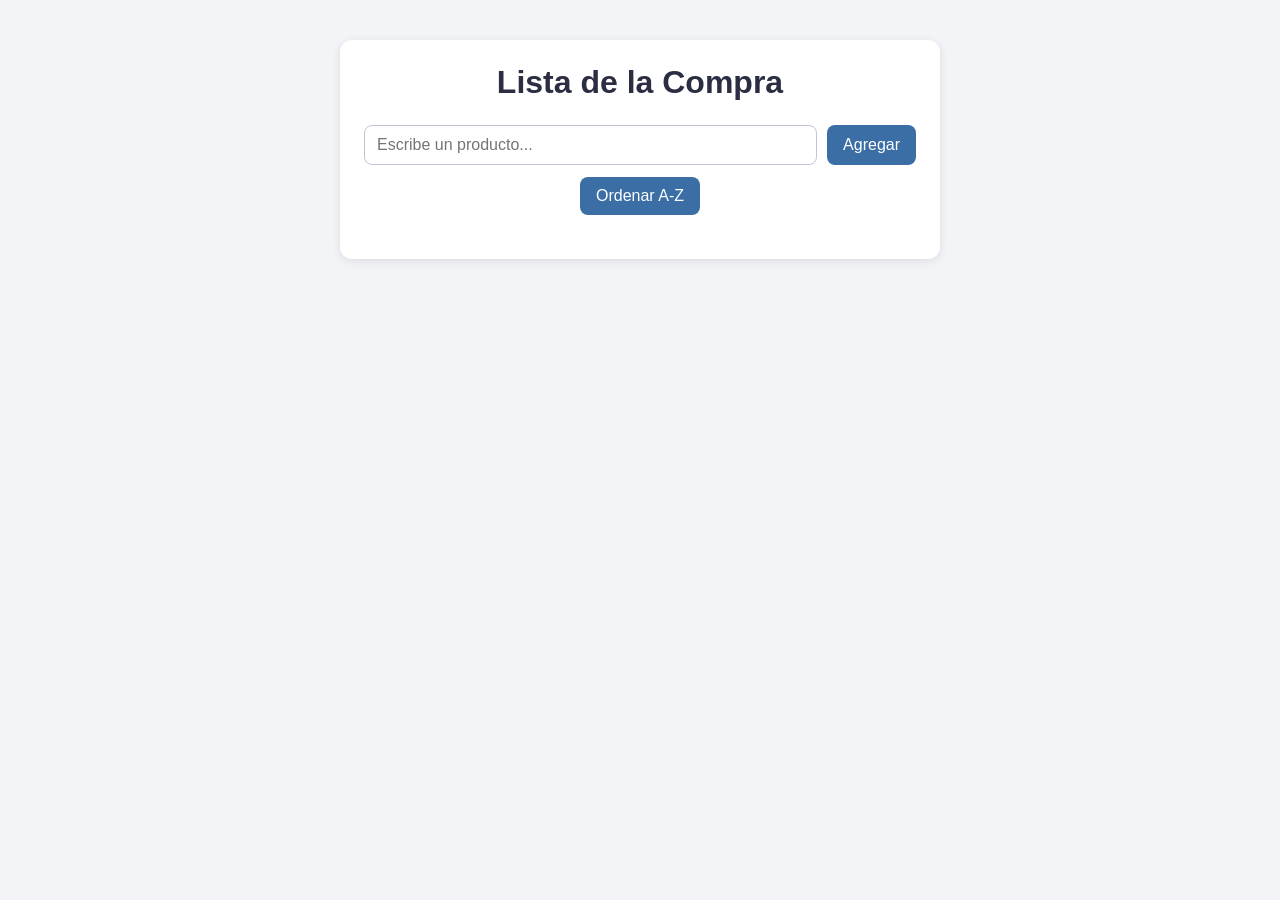
<file: Practica4/index.html>
<!DOCTYPE html>
<html lang="es">
<head>
    <meta charset="UTF-8">
    <meta name="viewport" content="width=device-width, initial-scale=1.0">
    <title>Lista de la Compra</title>
    <link rel="stylesheet" href="styles.css">
</head>
<body>
    <main class="contenedor">
        <h1>Lista de la Compra</h1>

        <div class="formulario">
            <input type="text" id="input-producto" placeholder="Escribe un producto...">
            <button id="btn-agregar">Agregar</button>
        </div>

        <p id="mensaje-error" class="mensaje-error ocultar">Escribe un producto antes de agregar.</p>
        
        <button id="btn-ordenar" class="btn-ordenar">Ordenar A-Z</button>
        
        <ul id="lista-productos" class="lista"></ul>
    </main>

    <script src="script.js"></script>
</body>
</html>
</file>
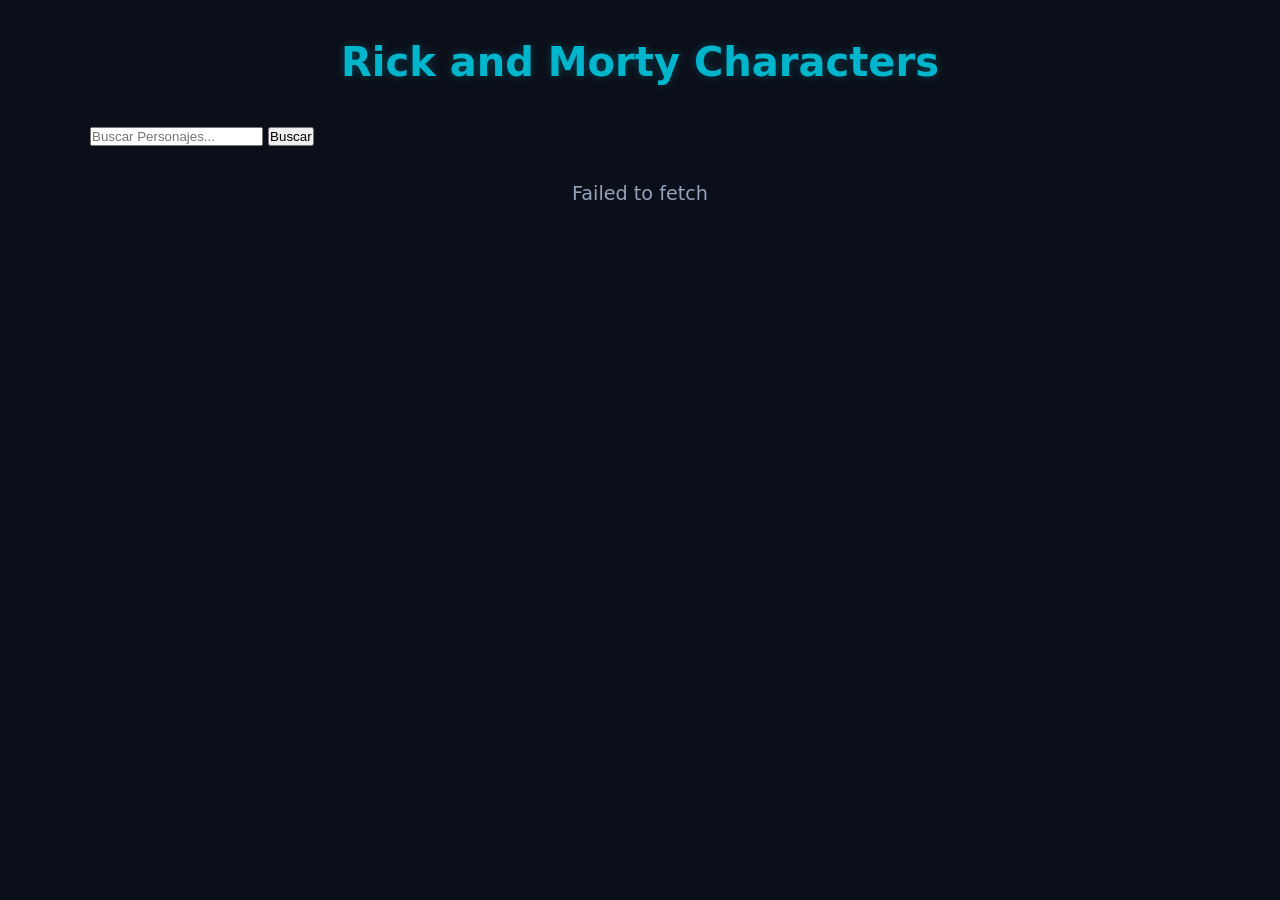
<file: Practica5/index.html>
<!DOCTYPE html>
<html lang="en">
<head>
    <meta charset="UTF-8">
    <meta name="viewport" content="width=device-width, initial-scale=1.0">
    <title>Explorador de personajes</title>
    <link rel="stylesheet" href="styles.css">
    <link rel="icon" href="">
</head>
<body>
    <main class="contenedor">
        <h1>Rick and Morty Characters</h1>

        <input type="text" id="input-buscar" placeholder="Buscar Personajes...">
        <button id="btn-buscar">Buscar</button>

         <div id="mensaje" class="mensaje"></div>

        <section id="contenedor-tarjetas" class="tarjetas-grid"></section>

        <div id="paginacion" class="paginacion" style="display: none;">
            <button id="btn-anterior">Anterior</button>
            <span id="span-pagina">Pagina</span>
            <button id="btn-siguiente">Siguiente</button>
        </div>
    </main>
    <script src="script.js"></script>
</body>
</html>
</file>
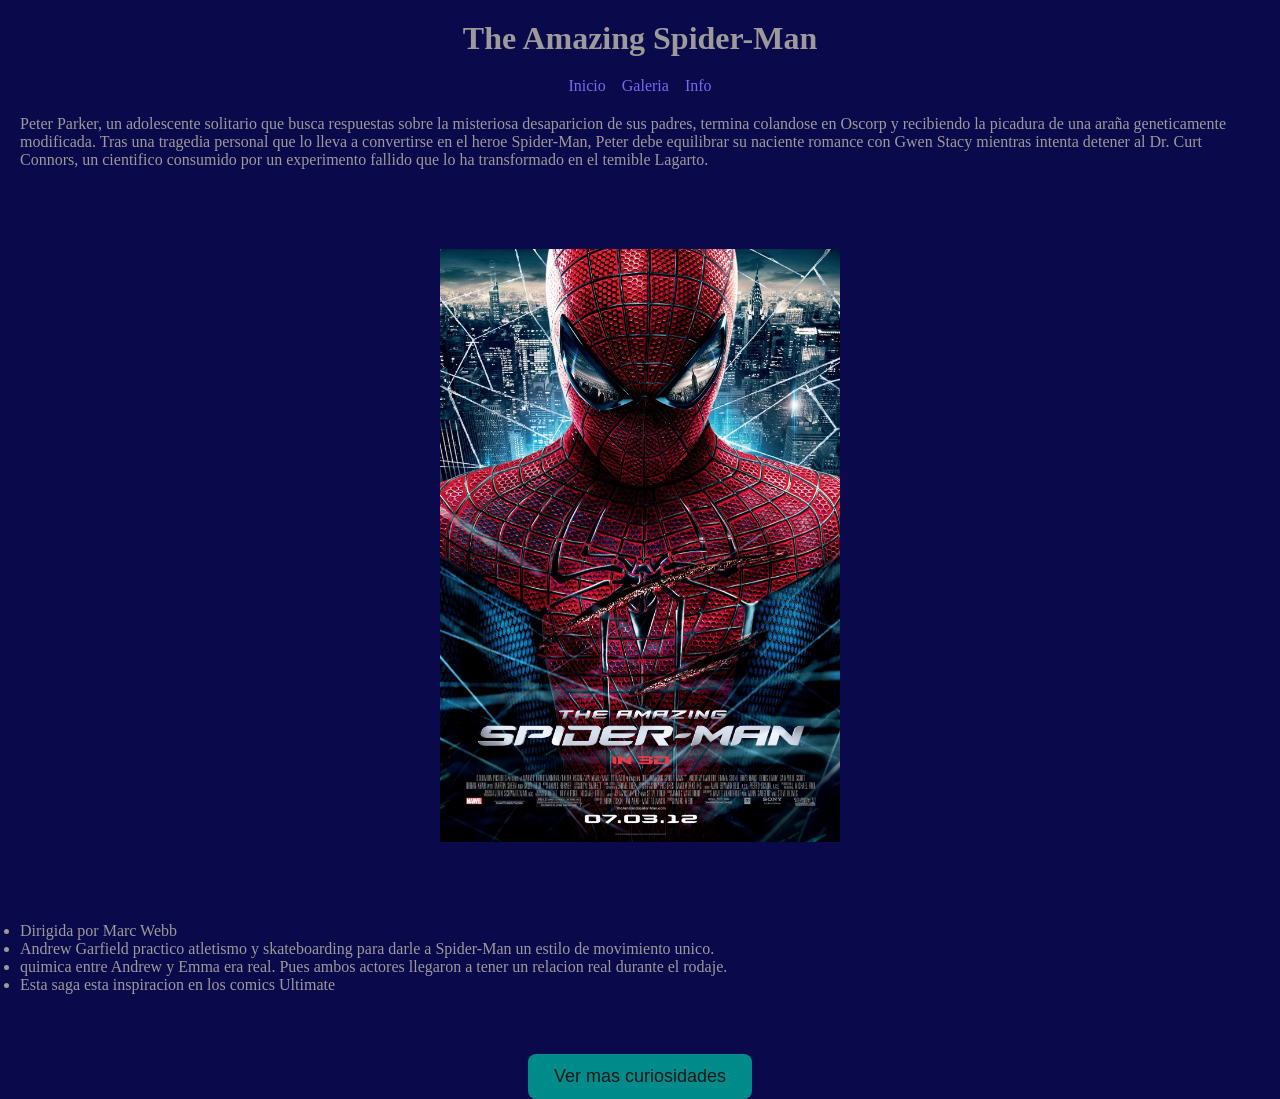
<file: Practica1/mi-sitio-favorito/index.html>
<!DOCTYPE html>
<html lang="es">
<head>
    <meta charset="UTF-8">
    <meta name="viewport" content="width=device-width, initial-scale=1.0">
    <title>Mi Sitio Favorito</title>
    <link rel="stylesheet" href="styles.css">
</head>
<body>
    <h1>The Amazing Spider-Man</h1>

    <nav>
        <ul>
            <li><a href="#home">Inicio</a></li>
            <li><a href="#galery">Galeria</a></li>
            <li><a href="#info">Info</a></li>
        </ul>
    </nav>

    <section id="home">
        <p>
            Peter Parker, un adolescente solitario que busca respuestas sobre la misteriosa
            desaparicion de sus padres, termina colandose en Oscorp y recibiendo la picadura
            de una araña geneticamente modificada. Tras una tragedia personal que lo lleva a
            convertirse en el heroe Spider-Man, Peter debe equilibrar su naciente romance con
            Gwen Stacy mientras intenta detener al Dr. Curt Connors, un cientifico consumido
            por un experimento fallido que lo ha transformado en el temible Lagarto.
        </p>
    </section>

    <section id="galery">
        <img src="image/image.png" alt="Cartel de The Amazing Spider-Man">
    </section>

    <section id="info">
        <ul>
            <li>Dirigida por Marc Webb</li>
            <li>Andrew Garfield practico atletismo y skateboarding para darle a Spider-Man un estilo de movimiento unico.</li>
            <li>quimica entre Andrew y Emma era real. Pues ambos actores llegaron a tener un relacion real durante el rodaje.</li>
            <li>Esta saga esta inspiracion en los comics Ultimate</li>
        </ul>
    </section>

    <button>Ver mas curiosidades</button>
</body>
</html>
</file>
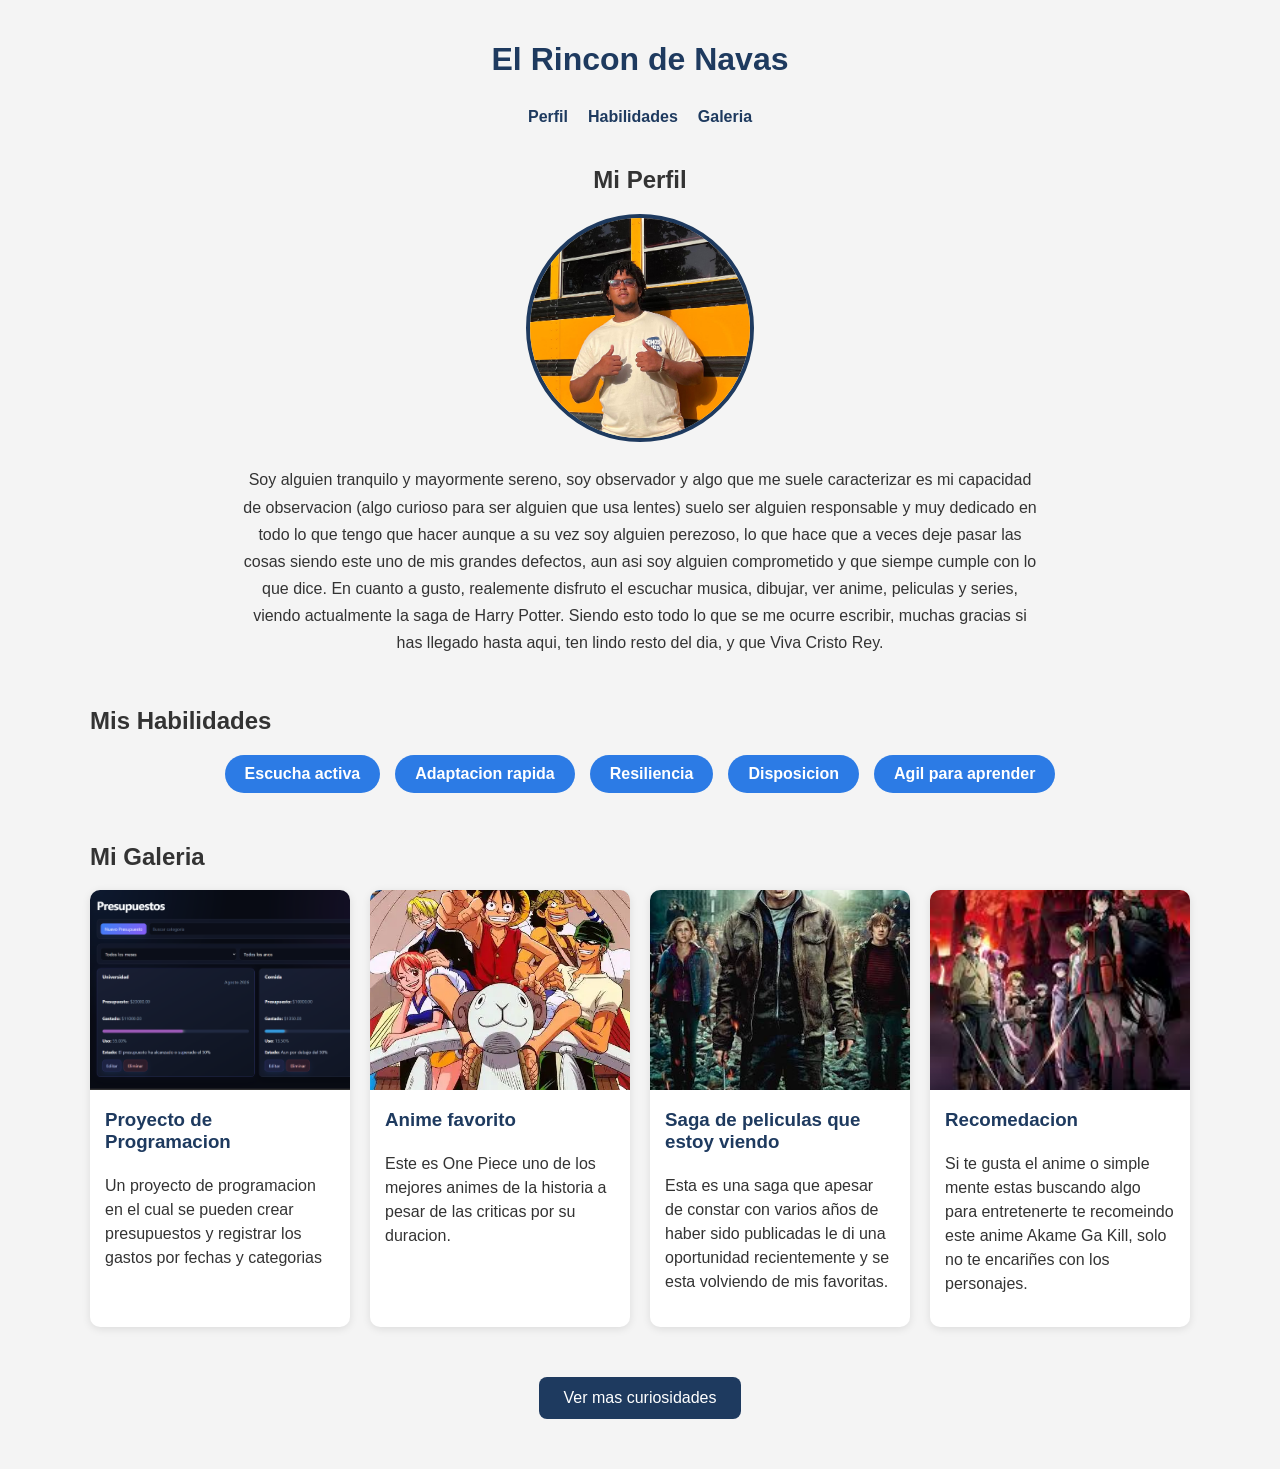
<file: Practica2/mi-rincon-personal/index.html>
<!DOCTYPE html>
<html lang="es">
<head>
    <meta charset="UTF-8">
    <meta name="viewport" content="width=device-width, initial-scale=1.0">
    <title>Mi Rincon Personal</title>
    <link rel="stylesheet" href="style.css">
</head>
<body>
    <div class="content">
        <h1>El Rincon de Navas</h1>

        <nav>
            <ul>
                <li><a href="#profile">Perfil</a></li>
                <li><a href="#skills">Habilidades</a></li>
                <li><a href="#gallery">Galeria</a></li>
            </ul>
        </nav>

        <section id="profile">

            <h2>Mi Perfil</h2>
            <img src="images/img-perfil.jpeg" alt="Imagen de mi foto de Perfil">

            <p>
                Soy alguien tranquilo y mayormente sereno, soy observador y algo que
                me suele caracterizar es mi capacidad de observacion (algo curioso para ser alguien que usa lentes)
                suelo ser alguien responsable y muy dedicado en todo lo que tengo que hacer
                aunque a su vez soy alguien perezoso, lo que hace que a veces deje pasar las cosas
                siendo este uno de mis grandes defectos, aun asi soy alguien comprometido y que siempe
                cumple con lo que dice. En cuanto a gusto, realemente disfruto el escuchar musica, dibujar,
                 ver anime, peliculas y series, viendo actualmente la saga de Harry Potter. Siendo esto todo
                 lo que se me ocurre escribir, muchas gracias si has llegado hasta aqui, ten lindo resto del dia,
                  y que Viva Cristo Rey.
            </p>
        </section>

        <section id="skills">
            <h2>Mis Habilidades</h2>

            <div class="content-skills">
                <span class="hab">Escucha activa</span>
                <span class="hab">Adaptacion rapida</span>
                <span class="hab">Resiliencia</span>
                <span class="hab">Disposicion</span>
                <span class="hab">Agil para aprender</span>
            </div>
        </section>

        <section id="gallery">
            <h2>Mi Galeria</h2>
            <div class="content-images">
                
                <div class="img-card">
                    <img src="images/img-project.png" alt="Imagen de un proyecto de presupuestos y gastos">
                    <h3>Proyecto de Programacion</h3>
                    <p>Un proyecto de programacion en el cual se pueden crear presupuestos y registrar los gastos por fechas y categorias</p>
                </div>
                
                <div class="img-card">
                    <img src="images/img-anime-fav.png" alt="Imagen de mi anime favorito">
                    <h3>Anime favorito</h3>
                    <p>Este es One Piece uno de los mejores animes de la historia a pesar de las criticas por su duracion.</p>
                </div>

                <div class="img-card">
                    <img src="images/img-peliculas-harry-potter.png" alt="Poster de una de las peliculas de Harry Potter">
                    <h3>Saga de peliculas que estoy viendo</h3>
                    <p>Esta es una saga que apesar de constar con varios años de haber sido publicadas le di una oportunidad recientemente y se esta volviendo de mis favoritas.</p>
                </div>

                <div class="img-card">
                    <img src="images/img-recomedacion de anime.png" alt="Cartel de Akame Ga Kill">
                    <h3>Recomedacion</h3>
                    <p>Si te gusta el anime o simple mente estas buscando algo para entretenerte te recomeindo este anime Akame Ga Kill, solo no te encariñes con los personajes.</p>
                </div>

            </div>
        </section>

        <button>Ver mas curiosidades</button>

    </div>
</body>
</html>
</file>
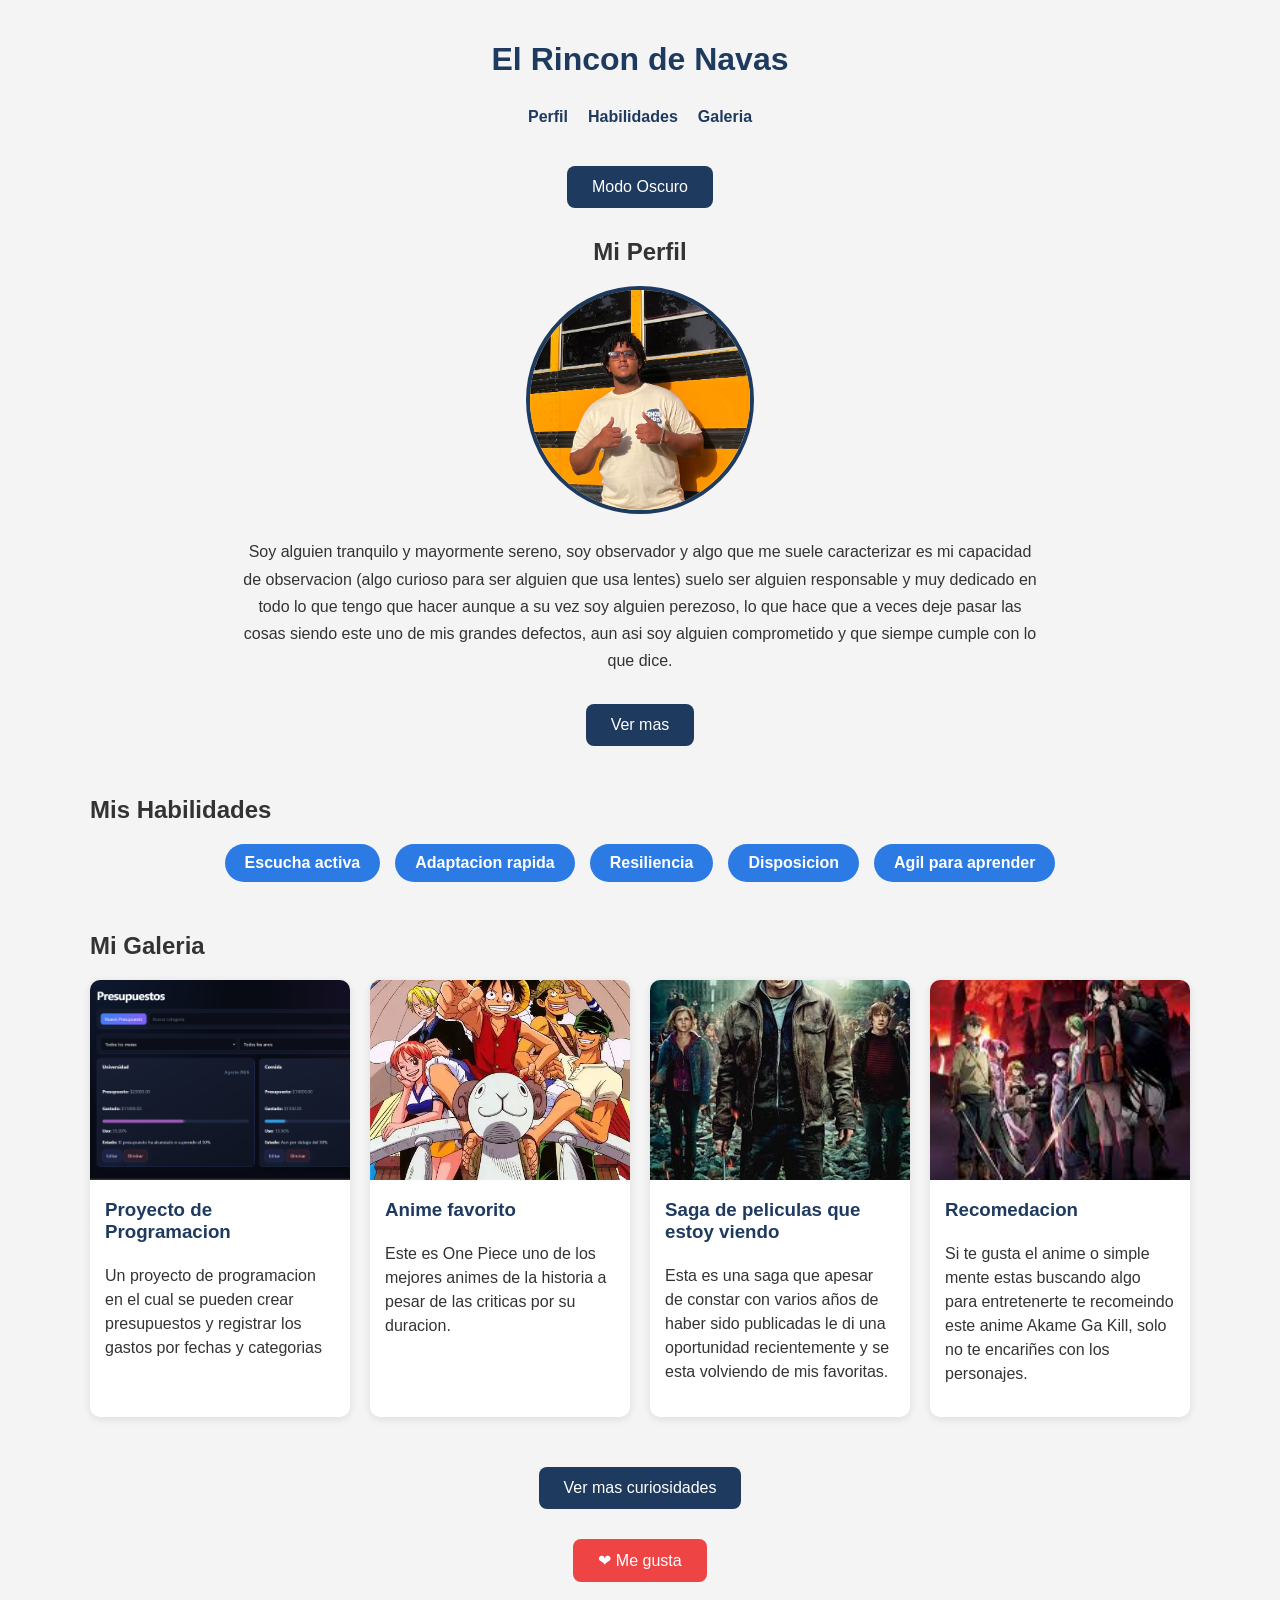
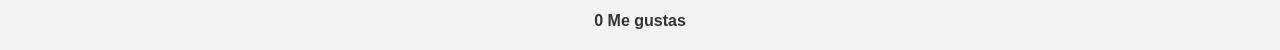
<file: Practica3/mi-rincon-personal/index.html>
<!DOCTYPE html>
<html lang="es">
<head>
    <meta charset="UTF-8">
    <meta name="viewport" content="width=device-width, initial-scale=1.0">
    <title>Mi Rincon Personal</title>
    <link rel="stylesheet" href="style.css">
</head>
<body>
    <div class="content">
        <h1>El Rincon de Navas</h1>

        <nav>
            <ul>
                <li><a href="#profile">Perfil</a></li>
                <li><a href="#skills">Habilidades</a></li>
                <li><a href="#gallery">Galeria</a></li>
            </ul>
        </nav>

        <button id="btn-tema">Modo Oscuro</button>

        <section id="profile">

            <h2>Mi Perfil</h2>
            <img src="images/img-perfil.jpeg" alt="Imagen de mi foto de Perfil">

            <p>
                <span id="ver-siempre">Soy alguien tranquilo y mayormente sereno, soy observador y algo que
                me suele caracterizar es mi capacidad de observacion (algo curioso para ser alguien que usa lentes)
                suelo ser alguien responsable y muy dedicado en todo lo que tengo que hacer
                aunque a su vez soy alguien perezoso, lo que hace que a veces deje pasar las cosas
                siendo este uno de mis grandes defectos, aun asi soy alguien comprometido y que siempe
                cumple con lo que dice.</span>

                <span id="ver-mas" class="ocultar">En cuanto a gusto, realemente disfruto el escuchar musica, dibujar,
                ver anime, peliculas y series, viendo actualmente la saga de Harry Potter. Siendo esto todo
                lo que se me ocurre escribir, muchas gracias si has llegado hasta aqui, ten lindo resto del dia,
                y que Viva Cristo Rey.</span>

                <button id="btn-ver-mas">Ver mas</button>
                
            </p>
        </section>

        <section id="skills">
            <h2>Mis Habilidades</h2>

            <div class="content-skills">
                <span class="hab">Escucha activa</span>
                <span class="hab">Adaptacion rapida</span>
                <span class="hab">Resiliencia</span>
                <span class="hab">Disposicion</span>
                <span class="hab">Agil para aprender</span>
            </div>
        </section>

        <section id="gallery">
            <h2>Mi Galeria</h2>
            <div class="content-images">
                
                <div class="img-card">
                    <img src="images/img-project.png" alt="Imagen de un proyecto de presupuestos y gastos">
                    <h3>Proyecto de Programacion</h3>
                    <p>Un proyecto de programacion en el cual se pueden crear presupuestos y registrar los gastos por fechas y categorias</p>
                </div>
                
                <div class="img-card">
                    <img src="images/img-anime-fav.png" alt="Imagen de mi anime favorito">
                    <h3>Anime favorito</h3>
                    <p>Este es One Piece uno de los mejores animes de la historia a pesar de las criticas por su duracion.</p>
                </div>

                <div class="img-card">
                    <img src="images/img-peliculas-harry-potter.png" alt="Poster de una de las peliculas de Harry Potter">
                    <h3>Saga de peliculas que estoy viendo</h3>
                    <p>Esta es una saga que apesar de constar con varios años de haber sido publicadas le di una oportunidad recientemente y se esta volviendo de mis favoritas.</p>
                </div>

                <div class="img-card">
                    <img src="images/img-recomedacionAnime.png" alt="Cartel de Akame Ga Kill">
                    <h3>Recomedacion</h3>
                    <p>Si te gusta el anime o simple mente estas buscando algo para entretenerte te recomeindo este anime Akame Ga Kill, solo no te encariñes con los personajes.</p>
                </div>

            </div>
        </section>

        <button>Ver mas curiosidades</button>

        <div class="likes">
            <button id="btn-like">❤ Me gusta</button>
            <span id="like-counter">0 Me gustas</span>
        </div>

    </div>

    <script src="script.js"></script>
</body>
</html>
</file>
<file: Practica4/styles.css>
* {
    margin: 0;
    padding: 0;
    box-sizing: border-box;
}

body {
    background-color: #f2f4f8;
    color: #2b2d42;
    font-family: "Segoe UI", Arial, sans-serif;
    font-size: 16px;
}

.contenedor {
    max-width: 600px;
    margin: 40px auto;
    padding: 24px;
    background-color: #ffffff;
    border-radius: 12px;
    box-shadow: 0 2px 10px rgba(0, 0, 0, 0.1);
}

h1 {
    text-align: center;
    margin-bottom: 24px;
}

.formulario {
    display: flex;
    gap: 10px;
    margin-bottom: 12px;
}

.formulario input {
    flex: 1;
    padding: 10px 12px;
    font-size: 16px;
    border: 1px solid #bfc5d2;
    border-radius: 8px;
}

button {
    padding: 10px 16px;
    font-size: 16px;
    color: #ffffff;
    background-color: #3a6ea5;
    border: none;
    border-radius: 8px;
    cursor: pointer;
}

button:hover {
    background-color: #2c5582;
}

.mensaje-error {
    color: #c0392b;
    font-size: 14px;
    margin-bottom: 12px;
}

.btn-ordenar {
    display: block;
    margin: 0 auto 20px;
}

.lista {
    list-style: none;
}

.producto {
    display: flex;
    align-items: center;
    gap: 12px;
    padding: 12px;
    margin-bottom: 8px;
    background-color: #f7f8fb;
    border: 1px solid #e1e4ec;
    border-radius: 8px;
}

.producto span {
    flex: 1;
    cursor: pointer;
}

.producto.completado span {
    color: #9a9a9a;
    text-decoration: line-through;
}

.btn-eliminar {
    padding: 6px 12px;
    font-size: 14px;
    background-color: #c0392b;
}

.btn-eliminar:hover {
    background-color: #962d22;
}

.ocultar {
    display: none;
}
</file>
<file: Practica5/styles.css>
* {
    margin: 0;
    padding: 0;
    box-sizing: border-box;
}

:root {
    --bg-color: #0b0f19;
    --card-bg: #151b2b;
    --text-color: #f1f5f9;
    --text-muted: #94a3b8;
    --primary: #00b5cc;
    --primary-hover: #0093a6;
    --danger: #ef4444;
    --success: #22c55e;
    --unknown: #eab308;
}

body {
    background-color: var(--bg-color);
    color: var(--text-color);
    font-family: system-ui, -apple-system, BlinkMacSystemFont, 'Segoe UI', Roboto, Oxygen, Ubuntu, Cantarell, sans-serif;
    padding: 2rem 1rem;
    line-height: 1.5;
}

.contenedor {
    max-width: 1100px;
    margin: 0 auto;
    width: 100%;
}

h1 {
    text-align: center;
    margin-bottom: 2rem;
    font-size: 2.5rem;
    color: var(--primary);
    text-shadow: 0 0 10px rgba(0, 181, 204, 0.3);
}

.buscador-zona {
    display: flex;
    gap: 0.75rem;
    margin-bottom: 1.5rem;
    max-width: 600px;
    margin-left: auto;
    margin-right: auto;
}

.buscador-zona input {
    flex: 1;
    padding: 0.75rem 1rem;
    border-radius: 8px;
    border: 1px solid #334155;
    background-color: var(--card-bg);
    color: var(--text-color);
    font-size: 1rem;
    outline: none;
    transition: border-color 0.2s;
}

.buscador-zona input:focus {
    border-color: var(--primary);
}

.buscador-zona button, 
.paginacion button {
    background-color: var(--primary);
    color: #fff;
    border: none;
    padding: 0.75rem 1.5rem;
    border-radius: 8px;
    font-weight: bold;
    cursor: pointer;
    transition: background-color 0.2s, transform 0.1s;
}

.buscador-zona button:hover, 
.paginacion button:hover:not(:disabled) {
    background-color: var(--primary-hover);
}

.mensaje {
    text-align: center;
    font-size: 1.2rem;
    color: var(--text-muted);
    margin: 2rem 0;
    min-height: 30px;
}

.tarjetas-grid {
    display: grid;
    gap: 1.5rem;
    grid-template-columns: repeat(auto-fit, minmax(240px, 1fr));
    margin-bottom: 2.5rem;
}

.tarjeta {
    background-color: var(--card-bg);
    border-radius: 12px;
    overflow: hidden;
    box-shadow: 0 4px 6px -1px rgba(0, 0, 0, 0.3);
    border: 1px solid #1e293b;
    transition: transform 0.2s, box-shadow 0.2s;
}

.tarjeta:hover {
    transform: translateY(-4px);
    box-shadow: 0 10px 15px -3px rgba(0, 181, 204, 0.15);
}

.tarjeta img {
    width: 100%;
    height: auto;
    display: block;
}

.tarjeta-body {
    padding: 1.25rem;
}

.tarjeta h3 {
    font-size: 1.25rem;
    margin-bottom: 0.5rem;
    color: var(--text-color);
}

.tarjeta p {
    color: var(--text-muted);
    font-size: 0.95rem;
    margin-bottom: 0.25rem;
}

.status {
    display: inline-flex;
    align-items: center;
    gap: 0.4rem;
    font-weight: 500;
}

.status-dot {
    width: 10px;
    height: 10px;
    border-radius: 50%;
    display: inline-block;
}

.status.alive .status-dot { background-color: var(--success); }
.status.dead .status-dot { background-color: var(--danger); }
.status.unknown .status-dot { background-color: var(--unknown); }

.paginacion {
    display: flex;
    justify-content: center;
    align-items: center;
    gap: 1rem;
    margin-top: 2rem;
}

.paginacion span {
    font-weight: 600;
    color: var(--text-muted);
}

.paginacion button:disabled {
    background-color: #1e293b;
    color: #475569;
    cursor: not-allowed;
    opacity: 0.6;
}
</file>
<file: Practica1/mi-sitio-favorito/styles.css>
* {
    margin: 0;
    padding: 0;
    box-sizing: border-box;
}

body {
    background-color: rgba(6, 6, 73, 0.985);
    color: rgb(158, 154, 154);
    font-family:'Times New Roman', 'Segoe UI', serif;
    font-size: 16px;
    text-align: left;
}

h1 {
    text-align: center;
    padding: 20px;
    font-size: 2rem;
}

nav ul {
    list-style: none;
    display: flex;
    justify-content: center;
    gap: 16px;
    padding: 0;
}

nav a {
    color:mediumslateblue;
    text-decoration: none;
}

img {
    width: 45%;
    max-width: 400px;
    height: auto;
    display: block;
    margin: 0 auto;
}

button {
    background-color:darkcyan;
    color:rgb(24, 23, 23);
    border: none;
    padding: 12px 26px;
    font-size: 18px;
    border-radius: 8px;
    cursor: pointer;
    display: block;
    margin: 0 auto;
}

button:hover {
    background-color:rgb(5, 163, 163);
}

section {
    padding: 20px;
    margin-bottom: 40px;
}
</file>
<file: Practica2/mi-rincon-personal/style.css>
body {
    margin: 0;
    padding: 0;
    font-family: Arial, Helvetica, sans-serif;
    background-color: #f4f4f4;
    color: #333;
}

.content {
    max-width: 1100px;
    margin: 0 auto;
    padding: 20px;
}

h1 {
    text-align: center;
    color: #1e3a5f;
    margin-bottom: 30px;
}

nav ul {
    list-style: none;
    display: flex;
    justify-content: center;
    gap: 20px;
    padding: 0;
    margin-bottom: 40px;
}

nav a {
    text-decoration: none;
    color: #1e3a5f;
    font-weight: bold;
}

nav a:hover {
    color: #2c7be5;
}


section {
    margin-bottom: 50px;
}


#profile {
    text-align: center;
}

#profile img {
    width: 220px;
    height: 220px;
    object-fit: cover;
    border-radius: 50%;
    border: 4px solid #1e3a5f;
    margin-bottom: 20px;
}

#profile p {
    max-width: 800px;
    margin: 0 auto;
    line-height: 1.7;
}

.content-skills {
    display: flex;
    justify-content: center;
    flex-wrap: wrap;
    gap: 15px;
}

.hab {
    background-color: #2c7be5;
    color: white;
    padding: 10px 20px;
    border-radius: 25px;
    font-weight: bold;
}


.content-images {
    display: grid;
    grid-template-columns: repeat(auto-fit, minmax(250px, 1fr));
    gap: 20px;
}

.img-card {
    background-color: white;
    border-radius: 10px;
    overflow: hidden;
    box-shadow: 0 2px 8px rgba(0, 0, 0, 0.1);
    padding-bottom: 15px;
}

.img-card img {
    width: 100%;
    height: 200px;
    object-fit: cover;
}

.img-card h3 {
    padding: 15px 15px 5px;
    margin: 0;
    color: #1e3a5f;
}

.img-card p {
    padding: 0 15px;
    line-height: 1.5;
}


button {
    display: block;
    margin: 30px auto;
    padding: 12px 25px;
    border: none;
    border-radius: 8px;
    background-color: #1e3a5f;
    color: white;
    font-size: 16px;
    cursor: pointer;
    transition: background-color 0.3s ease;
}

button:hover {
    background-color: #2c7be5;
}
</file>
<file: Practica3/mi-rincon-personal/style.css>
body {
    margin: 0;
    padding: 0;
    font-family: Arial, Helvetica, sans-serif;
    background-color: #f4f4f4;
    color: #333;
}

.content {
    max-width: 1100px;
    margin: 0 auto;
    padding: 20px;
}

h1 {
    text-align: center;
    color: #1e3a5f;
    margin-bottom: 30px;
}

nav ul {
    list-style: none;
    display: flex;
    justify-content: center;
    gap: 20px;
    padding: 0;
    margin-bottom: 40px;
}

nav a {
    text-decoration: none;
    color: #1e3a5f;
    font-weight: bold;
}

nav a:hover {
    color: #2c7be5;
}


section {
    margin-bottom: 50px;
}


#profile {
    text-align: center;
}

#profile img {
    width: 220px;
    height: 220px;
    object-fit: cover;
    border-radius: 50%;
    border: 4px solid #1e3a5f;
    margin-bottom: 20px;
}

#profile p {
    max-width: 800px;
    margin: 0 auto;
    line-height: 1.7;
}

.content-skills {
    display: flex;
    justify-content: center;
    flex-wrap: wrap;
    gap: 15px;
}

.hab {
    background-color: #2c7be5;
    color: white;
    padding: 10px 20px;
    border-radius: 25px;
    font-weight: bold;
}


.content-images {
    display: grid;
    grid-template-columns: repeat(auto-fit, minmax(250px, 1fr));
    gap: 20px;
}

.img-card {
    background-color: white;
    border-radius: 10px;
    overflow: hidden;
    box-shadow: 0 2px 8px rgba(0, 0, 0, 0.1);
    padding-bottom: 15px;
}

.img-card img {
    width: 100%;
    height: 200px;
    object-fit: cover;
}

.img-card h3 {
    padding: 15px 15px 5px;
    margin: 0;
    color: #1e3a5f;
}

.img-card p {
    padding: 0 15px;
    line-height: 1.5;
}


button {
    display: block;
    margin: 30px auto;
    padding: 12px 25px;
    border: none;
    border-radius: 8px;
    background-color: #1e3a5f;
    color: white;
    font-size: 16px;
    cursor: pointer;
    transition: background-color 0.3s ease;
}

button:hover {
    background-color: #2c7be5;
}

/* ------- Stilos para la practica 3 ------- */

.ocultar {
    display: none;
}

body.temas {
    background-color: #121212;
    color: #e0e0e0;
}

body.temas .img-card {
    background-color: #1e1e1e;
}

body.temas .hab {
    background-color: #3b82f6;
}

body.temas h1,
body.temas nav a,
body.temas .img-card h3 {
color: #60a5fa;
}
 
body.temas nav a:hover {
color: #93c5fd;
}

.likes {
    text-align: center;
    margin-top: 20px;
}

.likes button {
    background-color: #ef4444;
    color: white;
}

.likes span {
    display: block;
    font-weight: bold;
}
</file>
